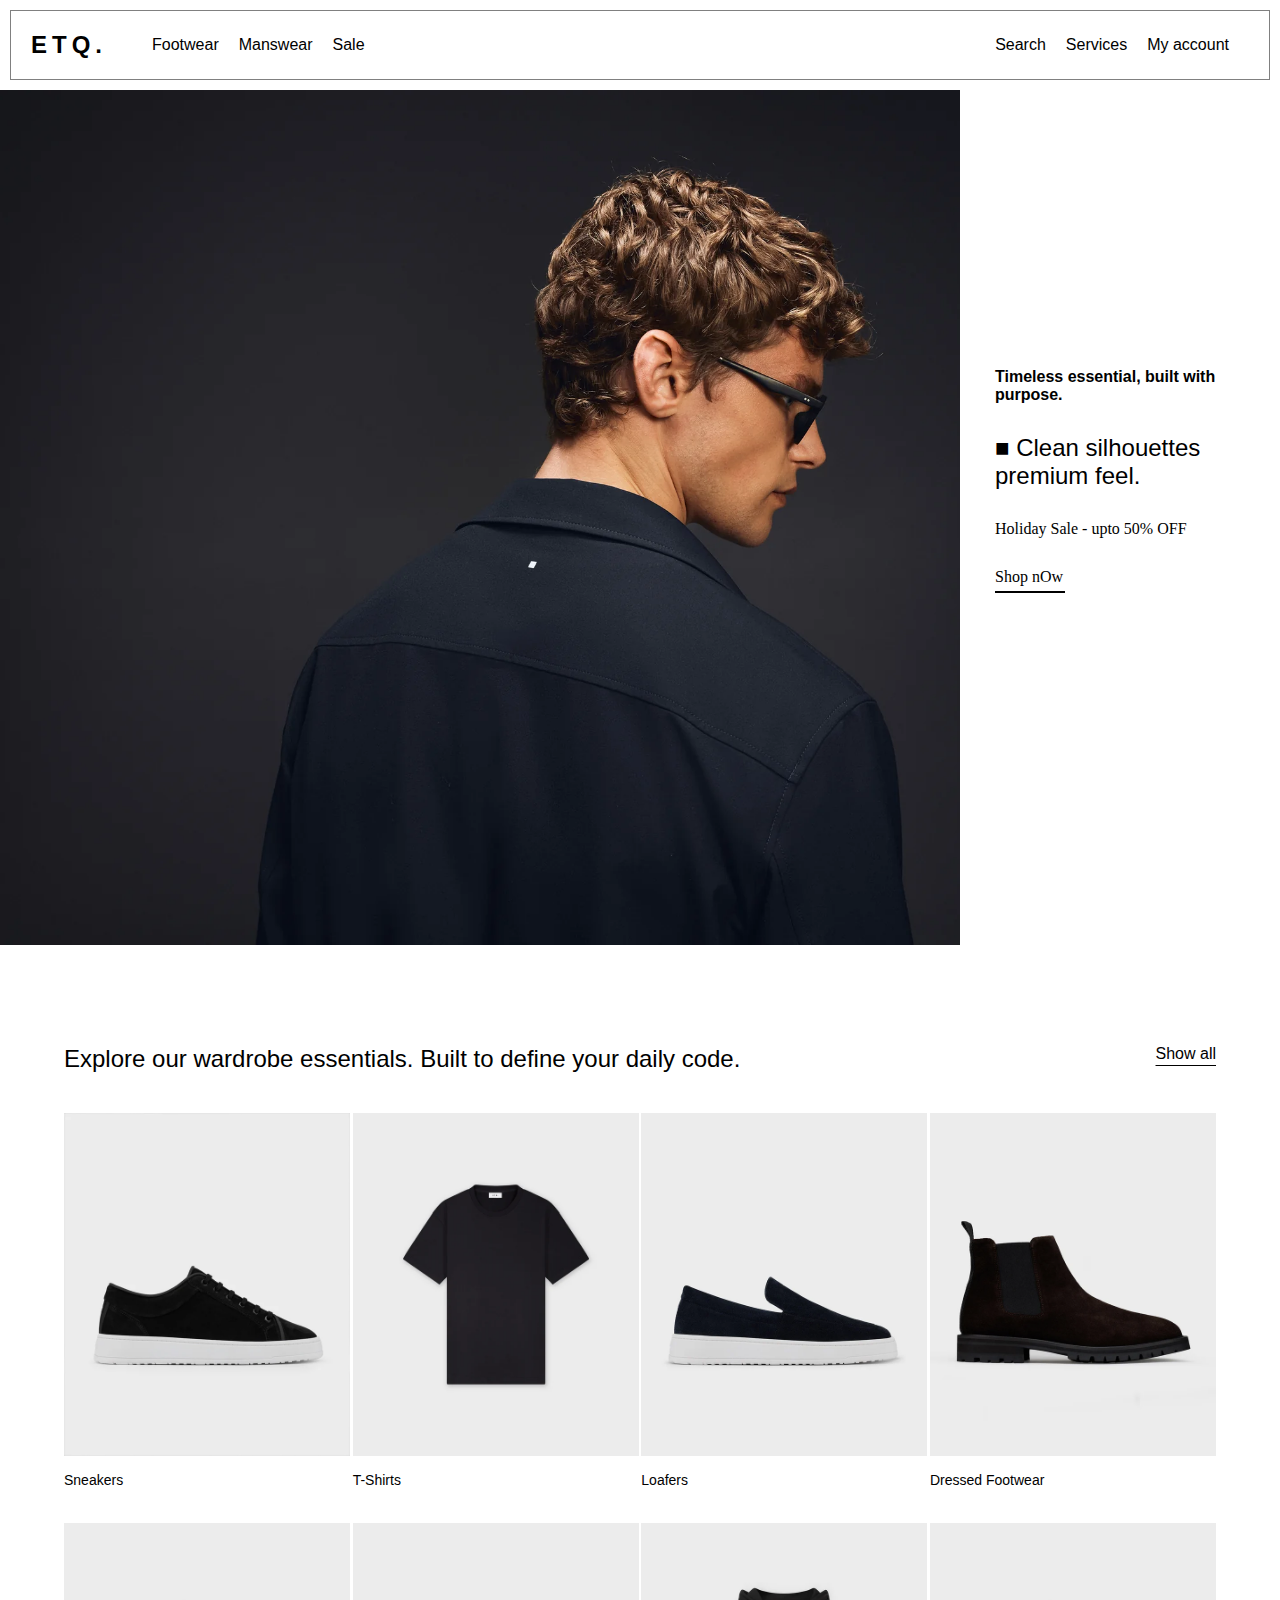
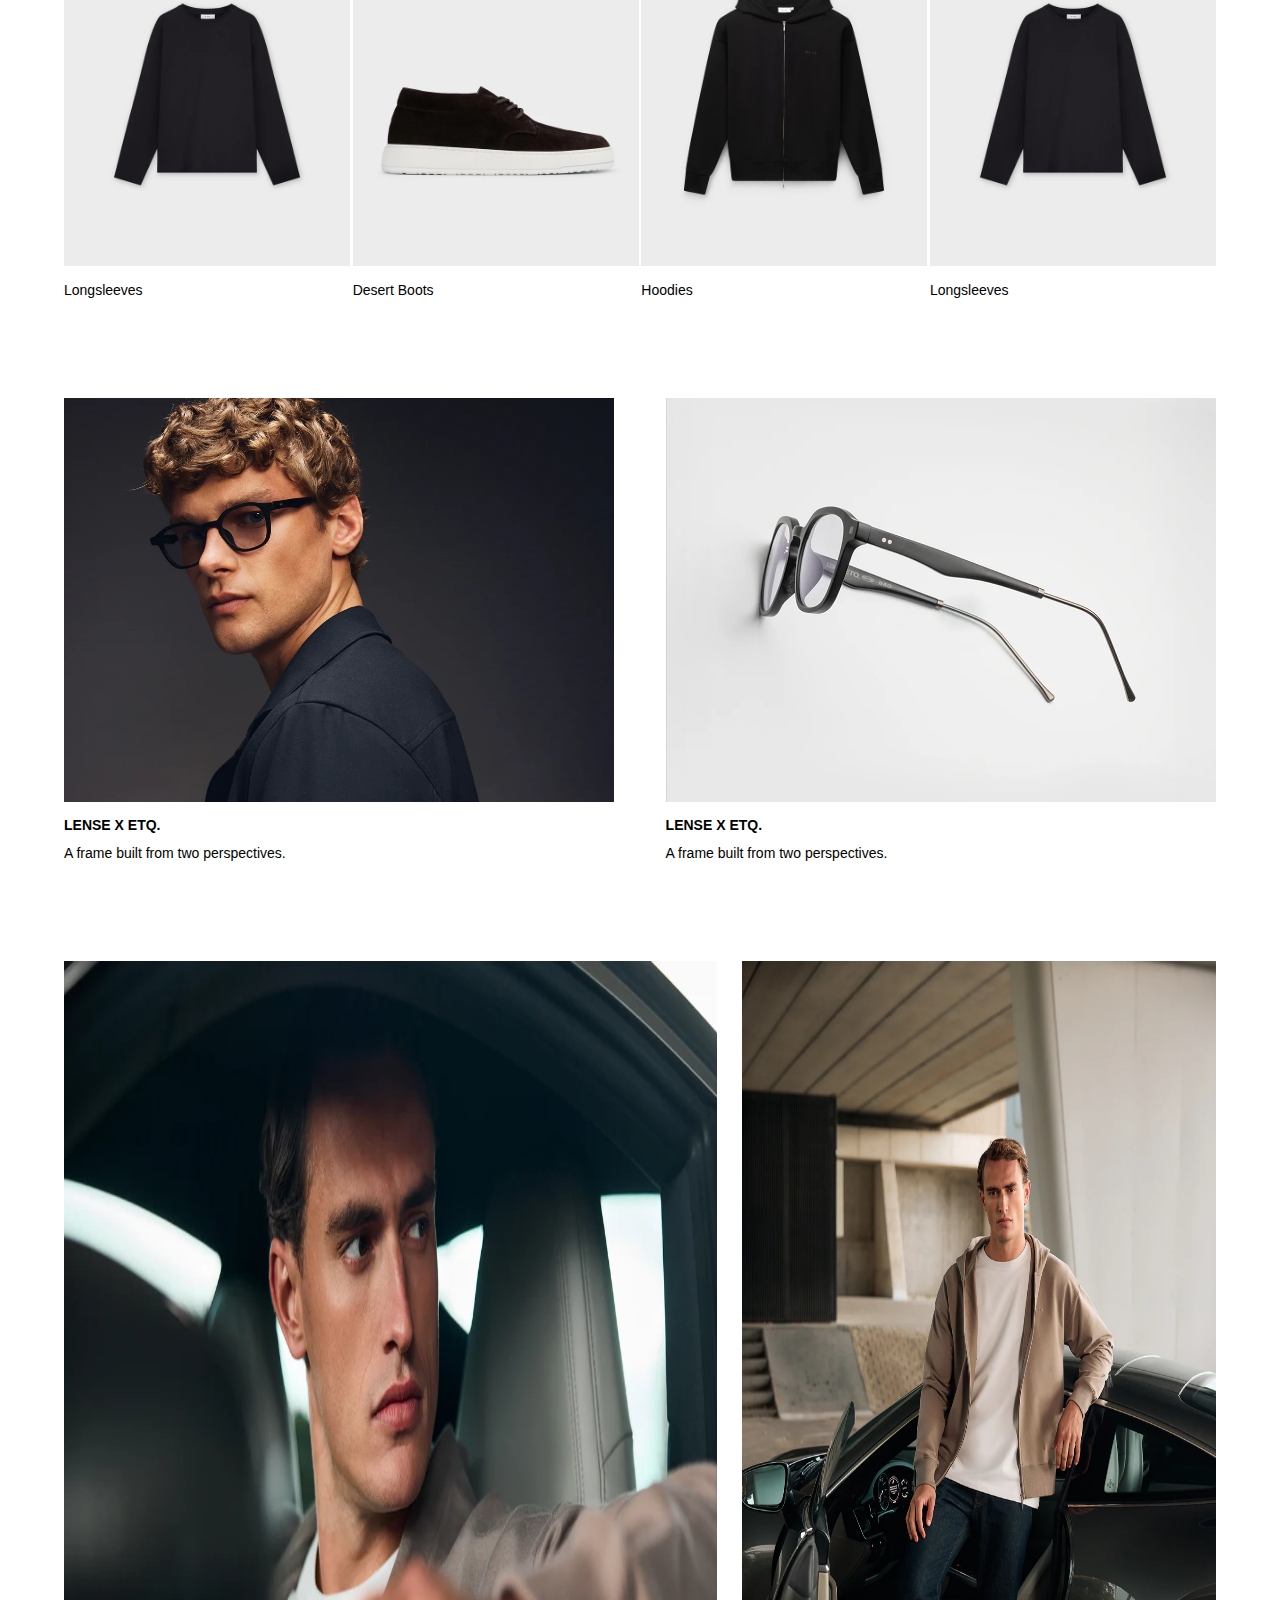
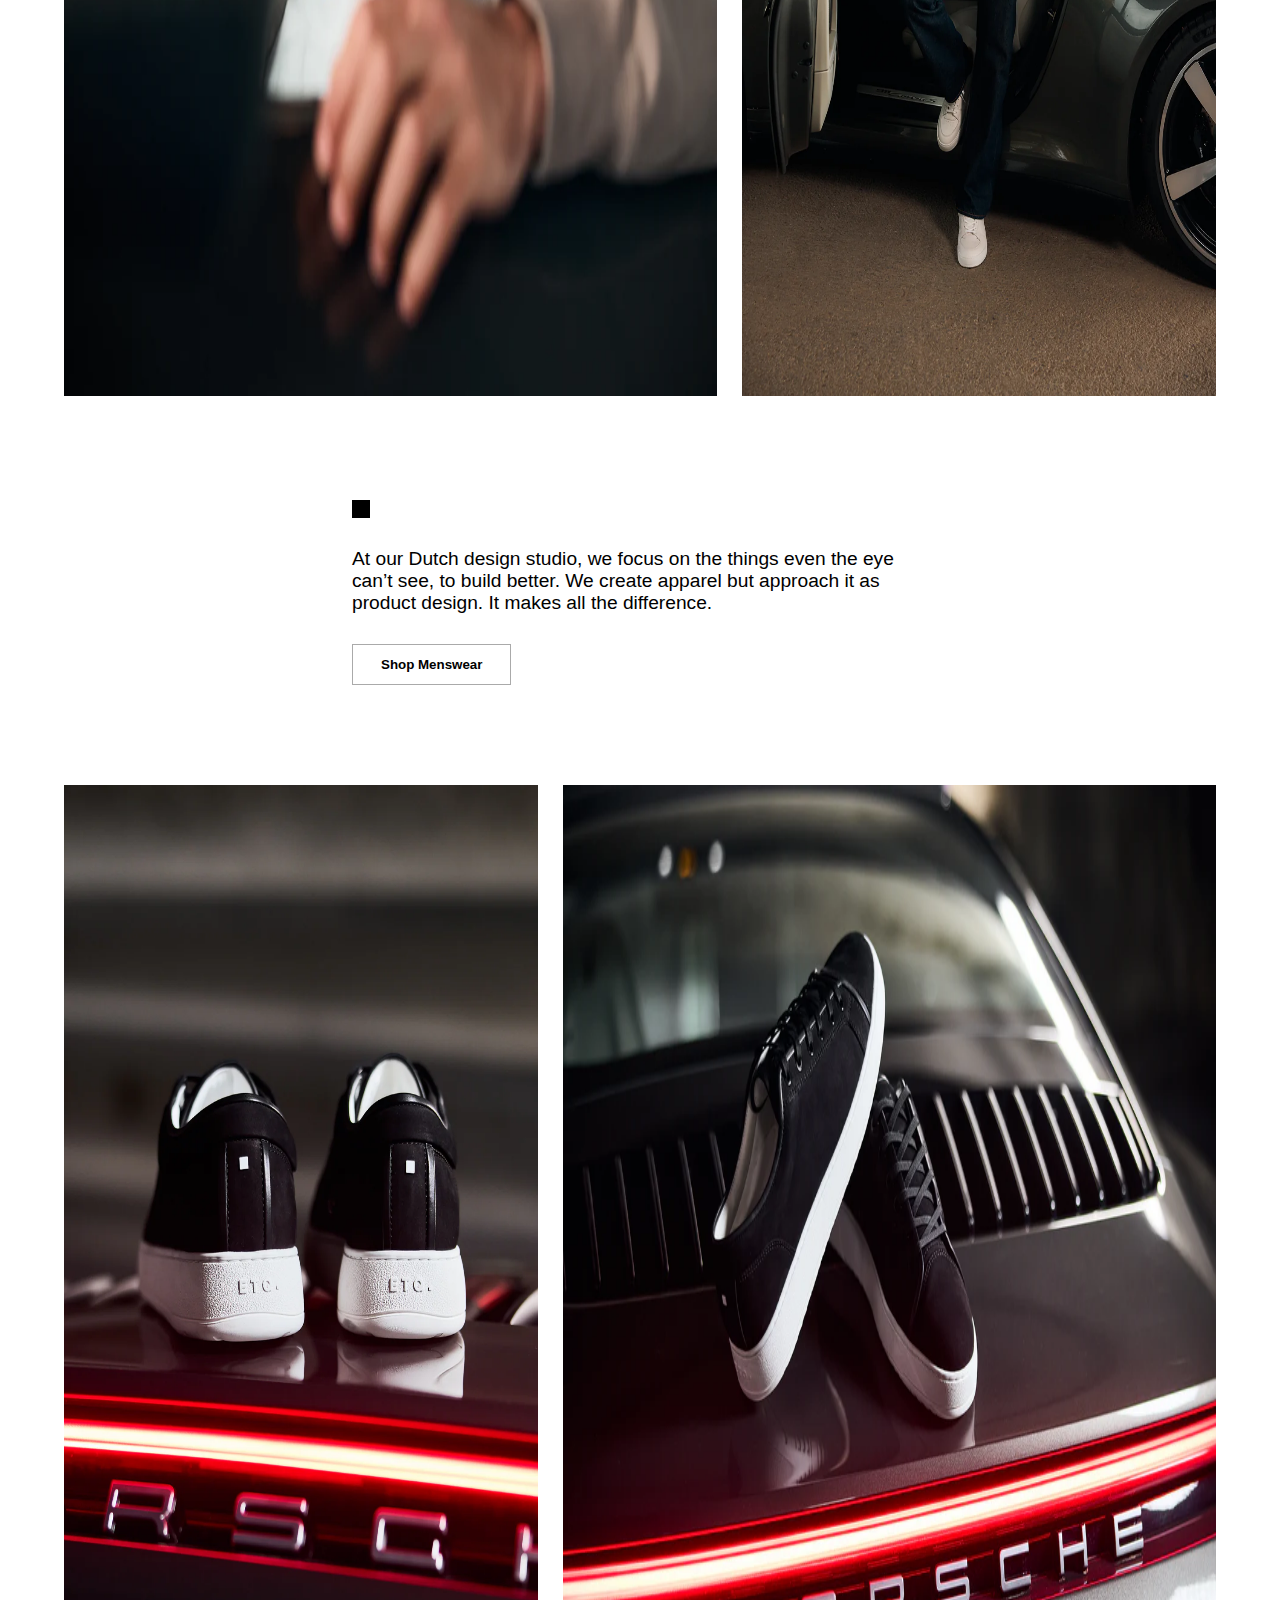
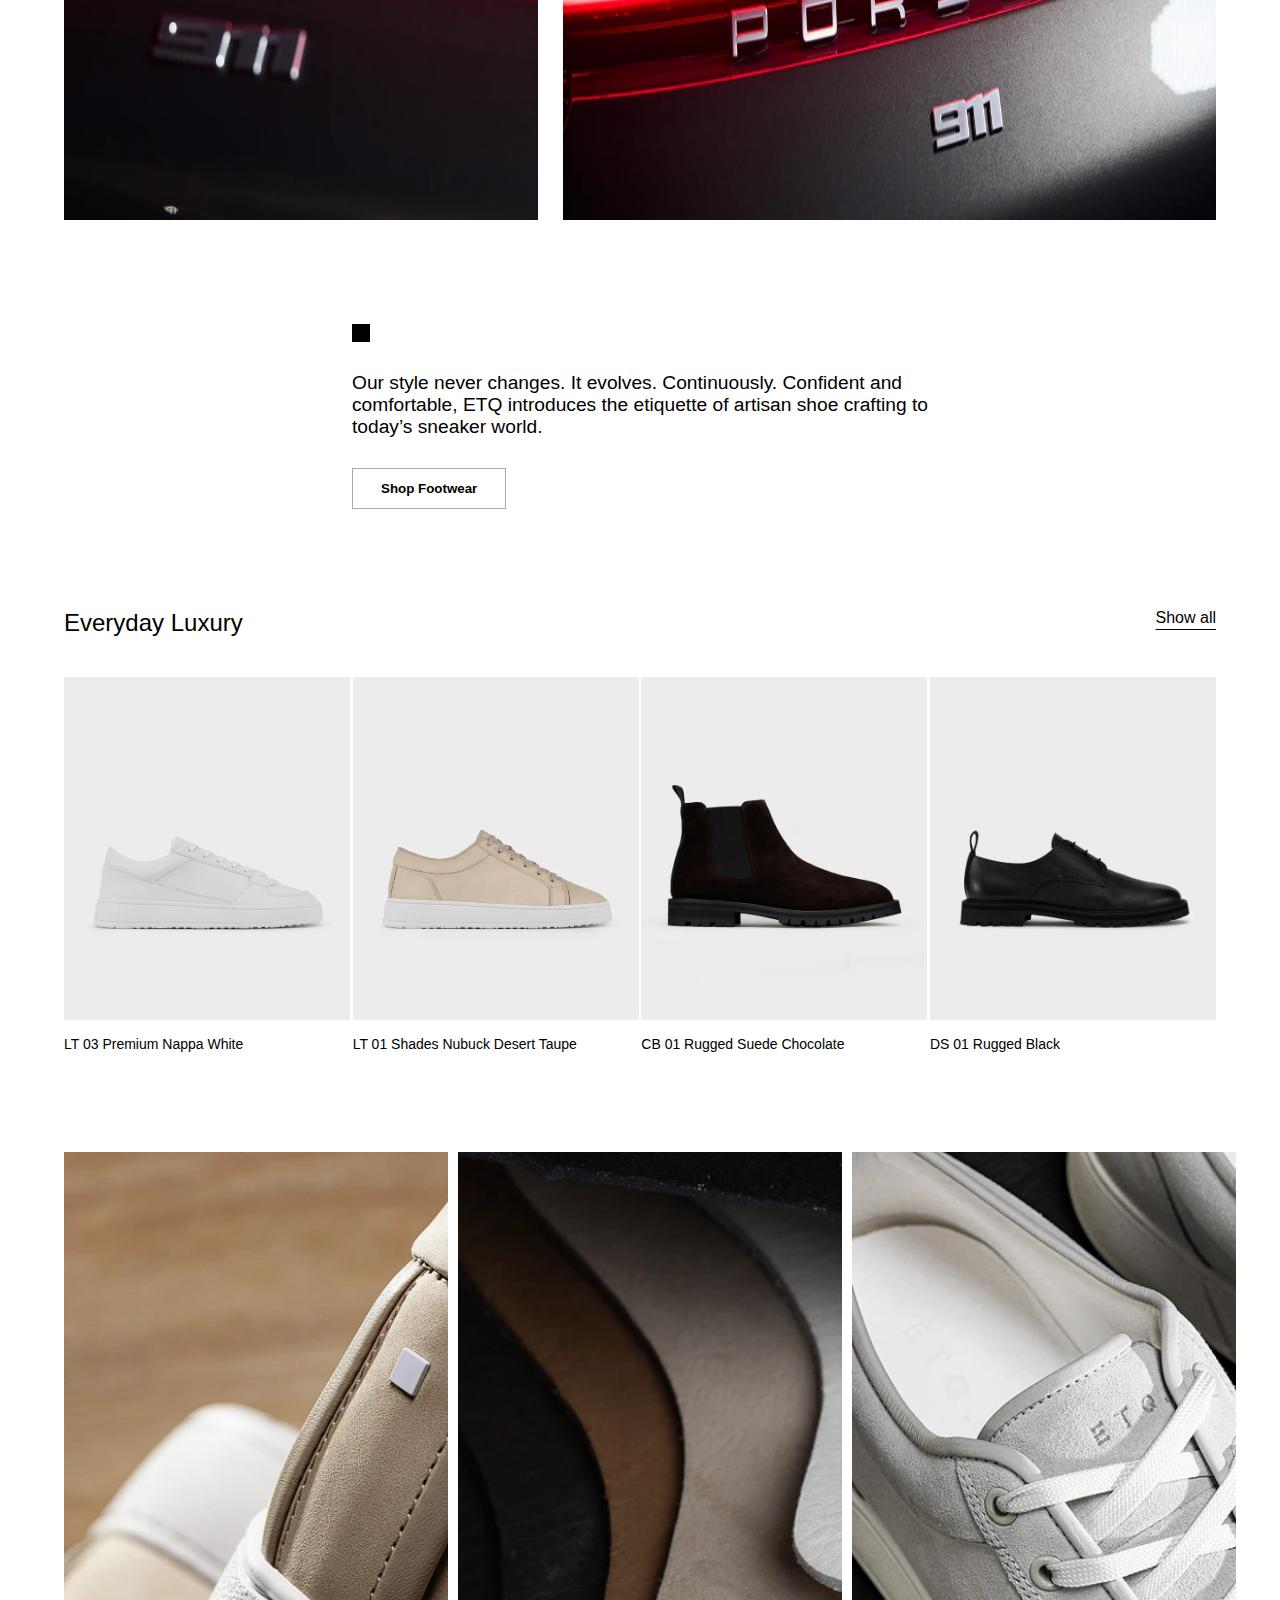
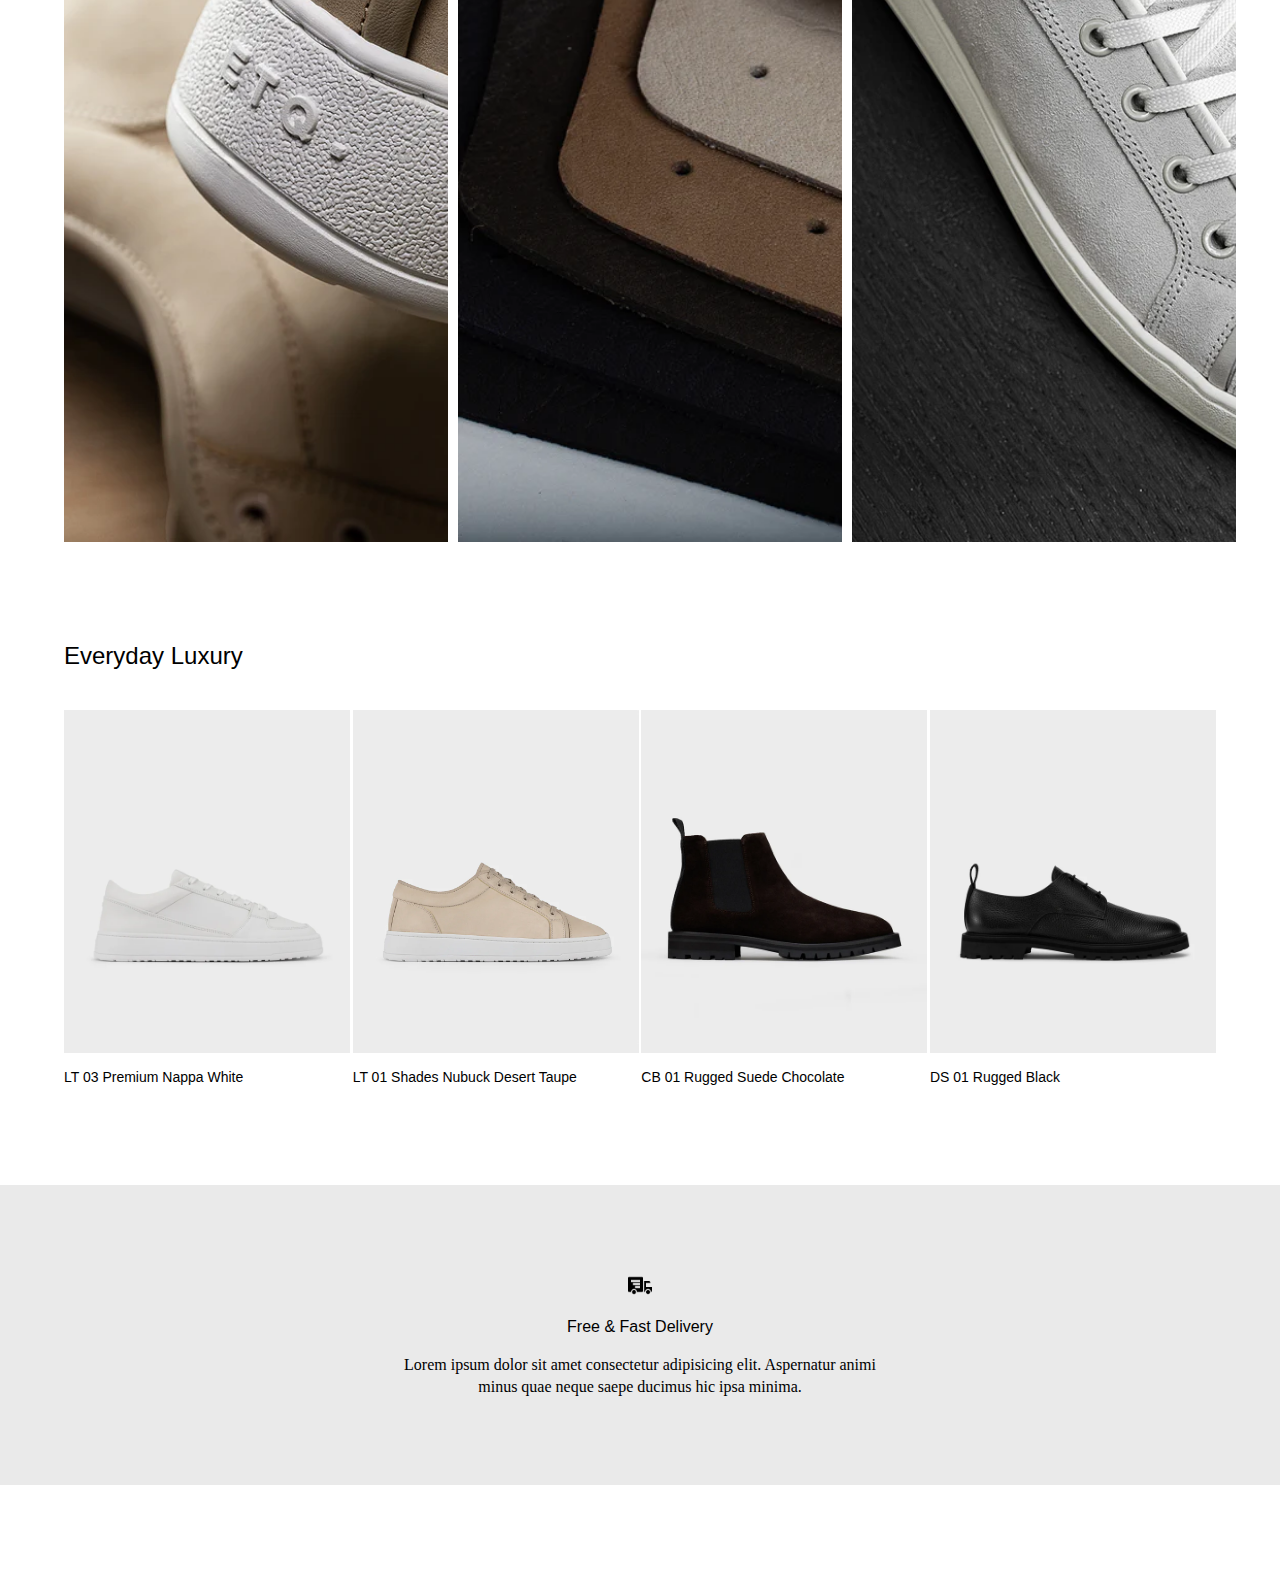
<file: Project/index.html>
<!DOCTYPE html>
<html lang="en">

<head>
    <meta charset="UTF-8">
    <meta name="viewport" content="width=device-width, initial-scale=1.0">
    <title>ETQ</title>
    <link rel="stylesheet" href="style.css">
</head>

<body>
    <nav id="navbar">
        <div id="left">
            <div id="logo"><span>E</span><span>T</span><span>Q</span><span>.</span></div>
            <div id="menus">
                <span>Footwear</span>
                <span>Manswear</span>
                <span>Sale</span>
            </div>

        </div>
        <div id="right">
            <div id="buttons">
                <span>Search</span>
                <span>Services</span>
                <span>My account</span>
            </div>
        </div>

    </nav>

    <div id="hero_section">
        <div id="img_container"></div>
        <div id="hero_text">
            <div id="text_container">
                <p id="hero_text_01">Timeless essential, built with purpose.</p>

                <div>
                    <p id="hero_text_02">
                        ■ Clean silhouettes premium
                        feel.</p>
                </div>
                <p>Holiday Sale - upto 50% OFF</p>
                <div id="shop_now_button">
                    <a href="#">Shop nOw</a>
                    <div id="line_bar"></div>
                </div>
            </div>
        </div>
    </div>

    <div id="product_showcase">


        <div id="productHeadingAndButton">
            <p>Explore our wardrobe essentials. Built to define your daily code.</p>
            <div id="show_all_button">
                <a href="#">Show all</a>
            </div>
        </div>



        <div id="productsWithName">

            <div id="product">
                <img src="./assets/Sneakers.webp" alt="Sneakers">
                <p id="name">Sneakers</p>
            </div>

            <div id="product">
                <img src="./assets/T-ShirtHeavyweightRegularMenBlack-10_640x.webp" alt="T-Shirts">
                <p id="name">T-Shirts</p>
            </div>

            <div id="product">
                <img src="./assets/LoafersSuedeBlueberry156600Angel3_V2LR_640x.webp" alt="Loafers">
                <p id="name">Loafers</p>
            </div>

            <!-- <div id="product">
                <img src="./assets/TrousersFrame_41124744_640x.webp" alt="Trousers" height="500px">
                <p id="name">Trousers</p>
            </div> -->

            <div id="product">
                <img src="./assets/Dressed_Footwear_ETQ-240522-092_v1LR_15be9781-a2ed-4638-a75d-2d113c1c2156_640x.webp"
                    alt="Dressed_footwear">
                <p id="name">Dressed Footwear</p>
            </div>

            <div id="product">
                <img src="./assets/Longsleeve_black_FRONT_640x.webp" alt="Longsleeves">
                <p id="name">Longsleeves</p>
            </div>

            <div id="product">
                <img src="./assets/Desert_boots_ETQ_240108_042_640x.webp" alt="Desert_boots">
                <p id="name">Desert Boots</p>
            </div>

            <div id="product">
                <img src="./assets/Hoodies_Frame41124598_640x.webp" alt="Hoodies">
                <p id="name">Hoodies</p>
            </div>

            <div id="product">
                <img src="./assets/Longsleeve_black_FRONT_640x.webp" alt="Longsleeves">
                <p id="name">Longsleeves</p>
            </div>

        </div>
    </div>

    <div id="lenses">

        <div id="left_lense">
            <img src="./assets/Lense_1_1080x.webp" alt="">
            <p class="lense_name">LENSE X ETQ.</p>
            <p class="lense_discription">A frame built from two perspectives.</p>
        </div>

        <div id="right_lense">
            <img src="./assets/Lense_3_1080x.webp" alt="">
            <p class="lense_name">LENSE X ETQ.</p>
            <p class="lense_discription">A frame built from two perspectives.</p>
        </div>

    </div>

    <div id="modals_image">
        <div id="left_modal">
            <img src="./assets/modals_ETQ-14okt0081_1_v1_1080x.webp" alt="">
        </div>
        <div id="right_modal">
            <img src="./assets/modals_ETQ-14okt0024_1_v1_1080x.webp" alt="">
        </div>
    </div>

    <div id="shopify_text">
        <div id="text_wraper">
            <span id="text_dot"></span>
            <p>At our Dutch design studio, we focus on the things even the eye can’t see, to build better. We create
                apparel but approach it as product design. It makes all the difference.</p>
            <button id="menswear_shop_button">Shop Menswear</button>
        </div>
    </div>

    <div id="modals_image">
        <div id="right_modal">
            <img src="./assets/shoes_ETQ-14okt5509_v1_1080x.webp" alt="">
        </div>
        <div id="left_modal">
            <img src="./assets/shoes_02ETQ-14okt5501_v1_1080x.webp" alt="">
        </div>
    </div>

    <div id="shopify_text">
        <div id="text_wraper">
            <span id="text_dot"></span>
            <p>Our style never changes. It evolves. Continuously. Confident and comfortable, ETQ introduces the
                etiquette of artisan shoe crafting to today’s sneaker world.</p>
            <button id="footwear_shop_button">Shop Footwear</button>
        </div>
    </div>

    <div id="product_showcase">


        <div id="productHeadingAndButton">
            <p>Everyday Luxury</p>
            <div id="show_all_button">
                <a href="#">Show all</a>
            </div>
        </div>

        <div id="productsWithName">

            <div id="product">
                <img src="./assets/LT_03_Premium_Nappa_White.webp" alt="Sneakers">
                <p id="name" class="product_name">LT 03 Premium Nappa White</p>
            </div>

            <div id="product">
                <img src="./assets/LT_01_Shades_Nubuck_Desert_Taupe.webp" alt="Sneakers">
                <p id="name">LT 01 Shades Nubuck Desert Taupe</p>
            </div>

            <div id="product">
                <img src="./assets/CB_01_Rugged_Suede_chocolate.webp" alt="Sneaers">
                <p id="name">CB 01 Rugged Suede Chocolate</p>
            </div>

            <div id="product">
                <img src="./assets/DS_01_Rugged_black.webp" alt="Sneakers">
                <p id="name">DS 01 Rugged Black</p>
            </div>

        </div>

    </div>

    <div id="show_section">
        <div id="show_img_container">
            <div class="shoe_img" id="shoe_img01"></div>
            <div class="shoe_img" id="shoe_img02"></div>
            <div class="shoe_img" id="shoe_img03"></div>
        </div>
    </div>

    <div id="product_showcase">


        <div id="productHeadingAndButton">
            <p>Everyday Luxury</p>
        </div>

        <div id="productsWithName">

            <div id="product">
                <img src="./assets/LT_03_Premium_Nappa_White.webp" alt="Sneakers">
                <p id="name" class="product_name">LT 03 Premium Nappa White</p>
            </div>

            <div id="product">
                <img src="./assets/LT_01_Shades_Nubuck_Desert_Taupe.webp" alt="Sneakers">
                <p id="name">LT 01 Shades Nubuck Desert Taupe</p>
            </div>

            <div id="product">
                <img src="./assets/CB_01_Rugged_Suede_chocolate.webp" alt="Sneaers">
                <p id="name">CB 01 Rugged Suede Chocolate</p>
            </div>

            <div id="product">
                <img src="./assets/DS_01_Rugged_black.webp" alt="Sneakers">
                <p id="name">DS 01 Rugged Black</p>
            </div>

        </div>

    </div>

    <div id="usp_slider">
        <div id="usp_slider_container">
            <span id="freeAndFastDeliveryIcon"><img src="./assets/delivery-truck.png" alt=""></span>
            <span id="freeAndFastDelivery">Free & Fast Delivery</span>
            <p id="free_and_fast_text">Lorem ipsum dolor sit amet consectetur adipisicing elit. Aspernatur animi minus quae neque saepe ducimus hic ipsa minima.</p>
        </div>
    </div>

    
</body>

</html>
</file>
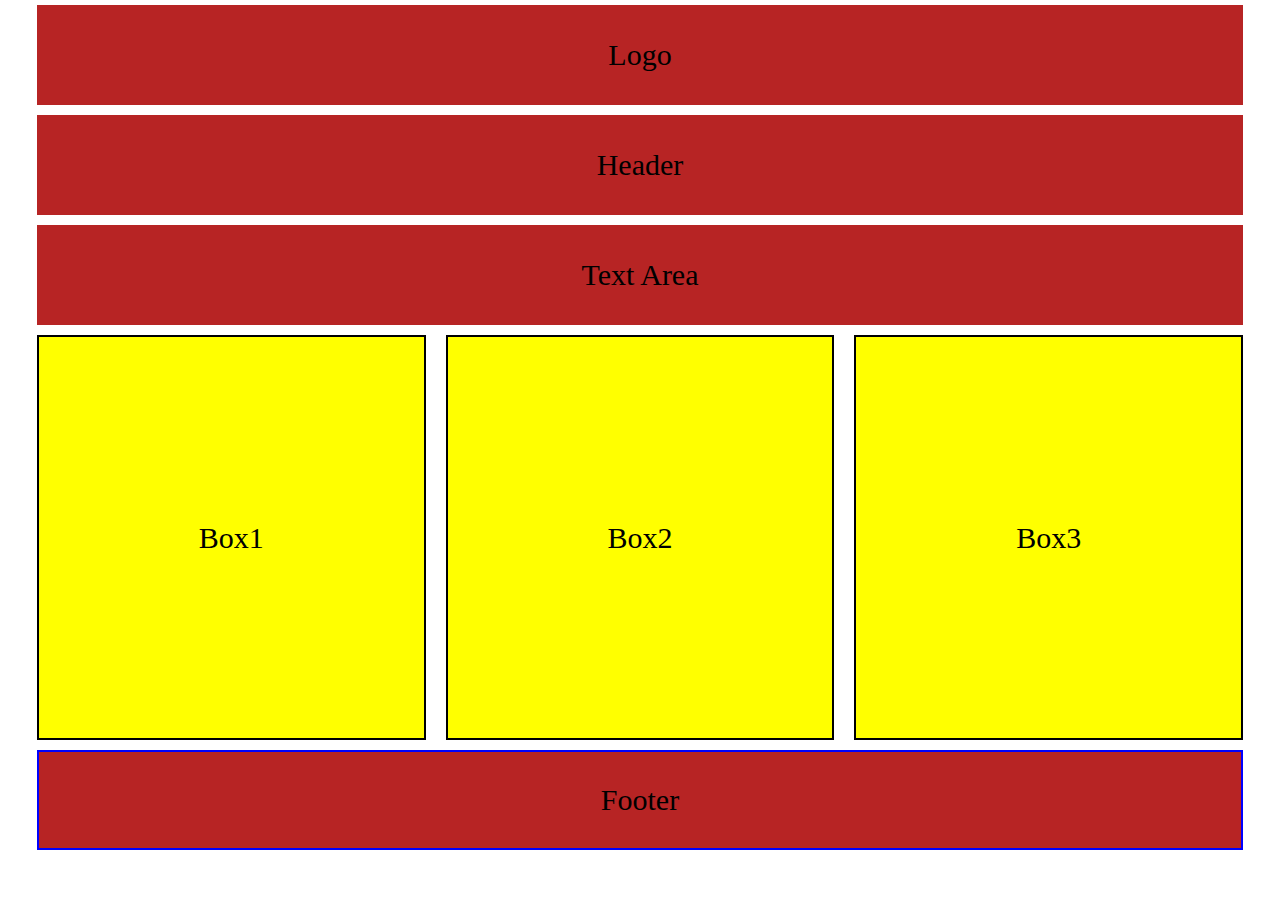
<file: 01_grid_layout.html>
<!DOCTYPE html>
<html lang="en">
<head>
    <meta charset="UTF-8">
    <meta name="viewport" content="width=device-width, initial-scale=1.0">
    <title>Grid Layout</title>
    <style>
        html, *{
            margin: 0;
            padding: 0;
            box-sizing: border-box;
        }

        body{
            margin: 5px;
            /* background-color: red; */
            
        }

        .container{
            display: grid;
            grid-template-columns: repeat(1, 1fr);
            /* justify-content: center; */
            justify-items: center;
            /* align-content: center; */
            align-items: center;
            gap: 10px;
        }

        #logo{
            width: 95%;
            background-color: #b72424;
            display: flex;
            justify-content: center;
            align-items: center;
            font-size: 30px;
            height: 100px;
            padding: 5px;
            
        }

        #header{
            width: 95%;
            background-color: #b72424;
            display: flex;
            justify-content: center;
            align-items: center;
            font-size: 30px;
            height: 100px;
            padding: 5px;
        }

        #text-area{
            width: 95%;
            background-color: #b72424;
            display: flex;
            justify-content: center;
            align-items: center;
            font-size: 30px;
            height: 100px;
            padding: 5px;
        }

        #footer{
            width: 95%;
            background-color: #b72424;
            border: 2px solid blue;
            display: flex;
            justify-content: center;
            align-items: center;
            font-size: 30px;
            height: 100px;
            padding: 5px;
        }

        .box{
            display: flex;
            justify-content: center;
            align-items: center;
            border: 2px solid black;
            background-color: yellow;
            /* height: 100px; */
            font-size: 30px;
        }

        .box_container{
            display: grid;
            grid-template-columns: repeat(3, 1fr);
            gap: 20px;
            width: 95%;
            height: 45vh;
            
        }

        @media screen and (max-width: 720px) {
            .box_container{
                display: grid;
                grid-template-columns: repeat(1, 1fr);
                gap: 10px;
            }
        }
    </style>
</head>
<body>
    <div class="container">
    <div id="logo">Logo </div>
    <div id="header">Header</div>
    <div id="text-area">Text Area</div>

    <div class="box_container">
    <div class="box">Box1</div>
    <div class="box">Box2</div>
    <div class="box">Box3</div>
    </div>
    <div id="footer">Footer</div>
    </div>
</body>
</html>
</file>
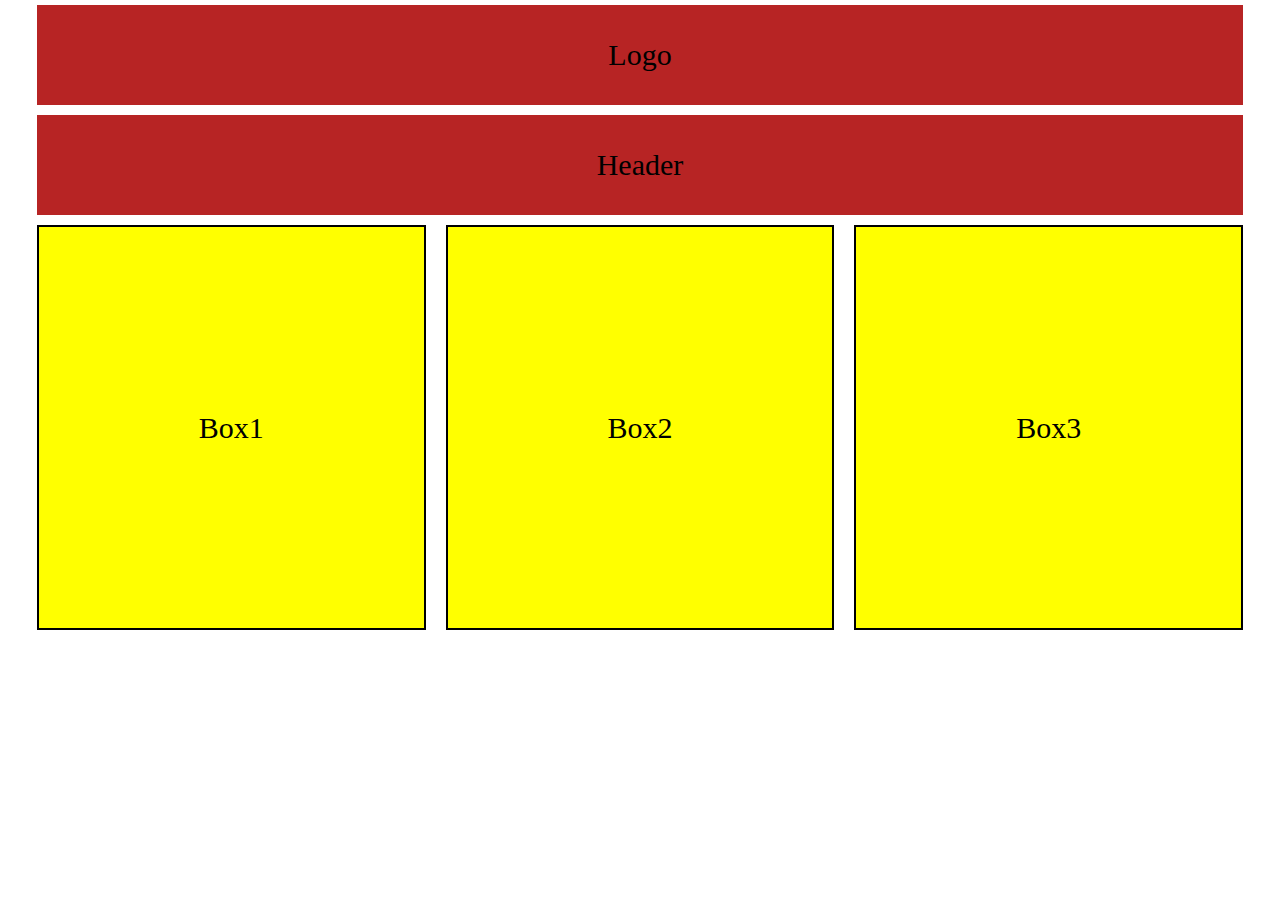
<file: Grid_Layout_test.html>
<!DOCTYPE html>
<html lang="en">
<head>
    <meta charset="UTF-8">
    <meta name="viewport" content="width=device-width, initial-scale=1.0">
    <title>Grid Layout</title>
    <style>
html, *{
margin: 0;
padding: 0;
box-sizing: border-box;
}

body{
margin: 5px;
}

.container{
display: grid;
grid-template-columns: repeat(1, 1fr);
justify-items: center;
align-items: center;
gap: 10px;
}

#logo{
width: 95%;
background-color: #b72424;
display: flex;
justify-content: center;
align-items: center;
font-size: 30px;
height: 100px;
padding: 5px;}

#header{
width: 95%;
background-color: #b72424;
display: flex;
justify-content: center;
align-items: center;
font-size: 30px;
height: 100px;
padding: 5px;}

      
.box{
display: flex;
justify-content: center;
align-items: center;
border: 2px solid black;
background-color: yellow;
font-size: 30px;
}

.box_container{
display: grid;
grid-template-columns: repeat(3, 1fr);
gap: 20px;
width: 95%;
height: 45vh;
            
}

@media screen and (max-width: 720px) {
.box_container{
display: grid;
grid-template-columns: repeat(1, 1fr);
gap: 10px;
}
        }
    </style>
</head>
<body>
    <div class="container">
    <div id="logo">Logo </div>
    <div id="header">Header</div>
 
    <div class="box_container">
    <div class="box">Box1</div>
    <div class="box">Box2</div>
    <div class="box">Box3</div>
    </div>

    </div>
</body>
</html>
</file>
<file: Project/style.css>
html,
* {
    margin: 0;
    padding: 0;
    box-sizing: border-box;
}

body {
    height: 100%;
    width: 100%;
}

#navbar {
    display: flex;
    /* justify-content: center; */
    align-items: center;
    justify-content: space-between;
    border: 1px solid gray;
    /* border-radius: 5px; */
    padding: 20px;
    margin: 10px;
    gap: 20px;
}

#left {
    display: flex;
    gap: 50px;
    font-family: sans-serif;
}

#right {
    padding-right: 20px;
    font-family: sans-serif;
}

#logo {
    display: flex;
    gap: 5px;
    font-size: 24px;
    font-weight: 700;
    font-family: sans-serif;
}

#menus {
    display: flex;
    justify-content: center;
    align-items: center;
    gap: 20px;
}

#buttons {
    display: flex;
    justify-content: center;
    align-items: center;
    gap: 20px;
}

#hero_section {
    display: flex;
}

#img_container {
    width: 75vw;
    height: 95vh;
    background-image: url(./assets/Homepage_desktop_1920x.webp);
    background-size: cover;
}

#hero_text {
    display: flex;
    justify-content: center;
    align-items: center;
    width: 25vw;
    height: 95vh;
}

#text_container {
    display: flex;
    flex-direction: column;
    gap: 30px;
    /* justify-content: center; */
    /* align-items: center; */
    width: 250px;
    height: 300px;
    /* background-color: blue; */
}

#hero_text_01 {
    font-family: sans-serif;
    font-weight: 600;
}

#hero_text_02 {
    display: flex;
    gap: 5px;
    font-family: sans-serif;
    font-weight: 400;
    font-size: 24px;
}

#shop_now_button {
    display: flex;
    flex-direction: column;
    gap: 5px;
}

#hero_text a {
    text-decoration: none;
    color: black;
}

#line_bar {
    width: 70px;
    height: 2px;
    background-color: black;
}

#product_showcase {
    display: flex;
    flex-direction: column;
    align-items: center;
    margin-top: 100px;
    gap: 40px;
}

#productHeadingAndButton {
    display: flex;
    justify-content: space-between;
    width: 90vw;
    font-family: sans-serif;
}

#productHeadingAndButton p {
    font-size: 24px;
    font-weight: normal;
}

#productHeadingAndButton a {
    /* text-decoration: none; */
    text-underline-offset: 6px;
    color: black;
}

#show_all_button {
    display: flex;
    flex-direction: column;
    gap: 5px;
}

#productsWithName {
    display: flex;
    flex-wrap: wrap;
    justify-content: space-between;
    width: 90vw;
    row-gap: 35px;
    column-gap: 2px;
    margin-bottom: 100px;
}


#product {
    display: flex;
    flex-direction: column;
    gap: 16px;
}

#product img {
    width: 286px;
    height: auto;
}

#product p {
    font-size: 14px;
    font-family: sans-serif;
    font-weight: 500;
}

#lenses {
    box-sizing: border-box;
    display: flex;
    flex-direction: row;
    justify-content: space-between;
    /* gap: 35px; */
    width: 90vw;
    margin: auto;
    margin-bottom: 100px;
}


#left_lense {
    /* display: flex;
    flex-direction: column;
    gap: 10px; */
    font-family: sans-serif;
    font-size: 14px;
}

#left_lense img {
    width: 43vw;
}

#right_lense {
    /* display: flex;
    flex-direction: column;
    gap: 10px; */
    font-family: sans-serif;
    font-size: 14px;
}

#right_lense img {
    width: 43vw;
}

.lense_name {
    font-weight: 600;
    line-height: 40px;
}

.lense_discription {
    font-weight: unset;
}

#modals_image {
    box-sizing: border-box;
    display: flex;
    flex-direction: row;
    width: 90vw;
    justify-content: space-between;
    margin: auto;
    margin-bottom: 100px;
}

#left_modal img {
    width: 51vw;
    height: 115vh;
}

#right_modal img {
    width: 37vw;
    height: 115vh;
}


#shopify_text {
    width: 90vw;
    height: auto;
    margin: auto;
    /* background-color: aqua; */
    margin-bottom: 100px;
}


#text_wraper {
    display: flex;
    flex-direction: column;
    gap: 30px;
    margin: auto;
    width: 45vw;
    font-family: sans-serif;
    font-size: larger;
    font-weight: normal;
}

#text_dot {
    width: 18px;
    height: 18px;
    background-color: black;
}

#menswear_shop_button {
    width: fit-content;
    padding: 12px 28px;
    border-radius: none;
    background-color: white;
    border: 0.5px solid rgba(128, 128, 128, 0.67);
    font-family: sans-serif;
    font-weight: 600;
}

#footwear_shop_button {
    width: fit-content;
    padding: 12px 28px;
    border-radius: none;
    background-color: white;
    border: 0.5px solid rgba(128, 128, 128, 0.67);
    font-family: sans-serif;
    font-weight: 600;
}

#show_section {
    width: 90vw;
    margin: auto;
}


#show_img_container {
    display: grid;
    grid-template-columns: repeat(3, 1fr);
    gap: 10px;
    margin-bottom: 100px;
}

.shoe_img {
    height: 110vh;
    width: 30vw;
    background-color: red;
}

#shoe_img01 {
    background-image: url(./assets/ETQ_250115_Orginele_afmeting_056_640x.webp);
    background-size: cover;
    background-repeat: no-repeat;
}

#shoe_img02 {
    background-image: url(./assets/IMG_0061_crob_640x.webp);
    background-size: cover;
    background-repeat: no-repeat;
}

#shoe_img03 {
    background-image: url(./assets/ETQ_250115_Orginele_afmeting_01201_640x.webp);
    background-size: cover;
    background-repeat: no-repeat;
}

#usp_slider {
    width: 100vw;
    margin: auto;
    display: flex;
    flex-direction: column;
    align-items: center;
    justify-content: center;
    background-color: #EAEAEA;
    margin-bottom: 100px;
}

#usp_slider_container {
    display: flex;
    flex-direction: column;
    align-items: center;
    justify-content: center;
    gap: 18px;
    width: 500px;
    height: 300px;
}


#freeAndFastDeliveryIcon img {
    width: 24px;
}

#freeAndFastDelivery {
    font-family: sans-serif;
    font-size: 16px;
    font-weight: 500;
}

#free_and_fast_text {
    text-align: center;
    line-height: 22px;
}
</file>
